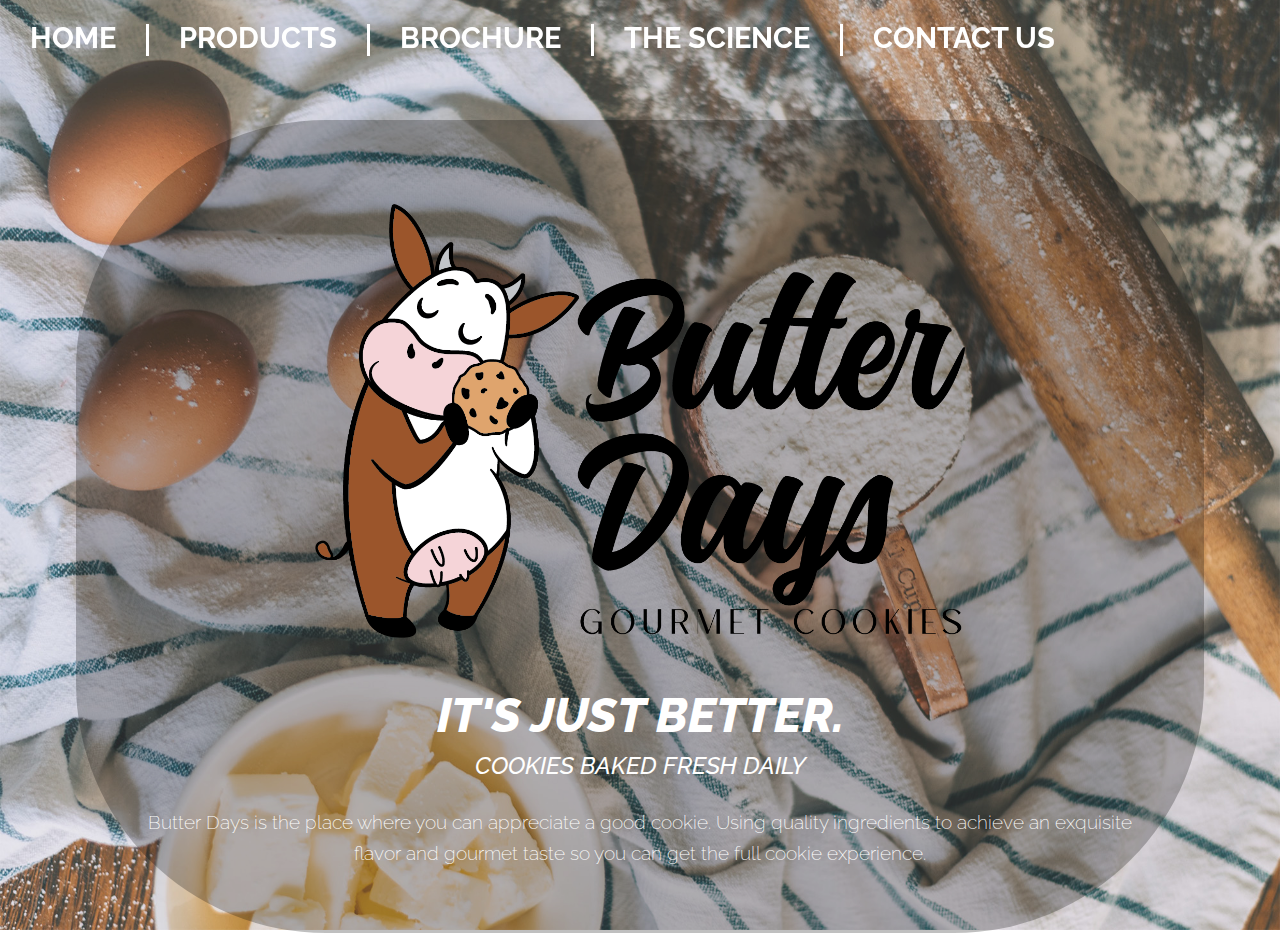
<file: index.html>
<!DOCTYPE HTML>
<html>

<head>

    <meta charset=”UTF-8”>

    <!-- THE TITLE WILL APPEAR IN THE BROWSER WINDOW OR TAB -->
    <title> Butter Days Gourmet Cookies </title>


    <style>
        body {
            animation: fadeInAnimation ease 2s;
            animation-iteration-count: 1;
            animation-fill-mode: forwards;
        }
  @keyframes fadeInAnimation {
    0% {
        opacity: 0;
    }
    100% {
        opacity: 1;
     }
}
    </style>

    <link rel="stylesheet" type="text/css" href="styles-contact.css">


    <link rel="preconnect" href="https://fonts.googleapis.com">
<link rel="preconnect" href="https://fonts.gstatic.com" crossorigin>
<link href="https://fonts.googleapis.com/css2?family=Raleway:ital,wght@0,200;0,500;0,800;1,200;1,500;1,800&display=swap" rel="stylesheet">


</head>

<body>

   <div>        
        <nav>
            <ul>
            <li><a href="index.html">Home</a></li>
            <li><a href="internal-link.html">Products</a></li>
            <li><a href="DeYoung_FoCo3.pdf">Brochure</a></li>
            <li><a href="https://ed.ted.com/lessons/the-chemistry-of-cookies-stephanie-warren" target=""_blank">The Science</a></li>
            <li><a href="mailto:zdeyoung@calpoly.edu" >Contact Us</a></li>
            </ul>
         </nav>
    </div>

    <div class="center">
        <img id="logo" src="images/utters@2x.png" alt="Butter Days logo" width="650" >
        <h1> IT'S JUST BETTER.</h1>
        <h2>Cookies Baked fresh daily</h2>
        <p>Butter Days is the place where you can appreciate a good cookie. Using quality ingredients to achieve an exquisite flavor and gourmet taste so you can get the full cookie experience.</p>




    </div><!--end of center div-->



</body>

</html>
</file>
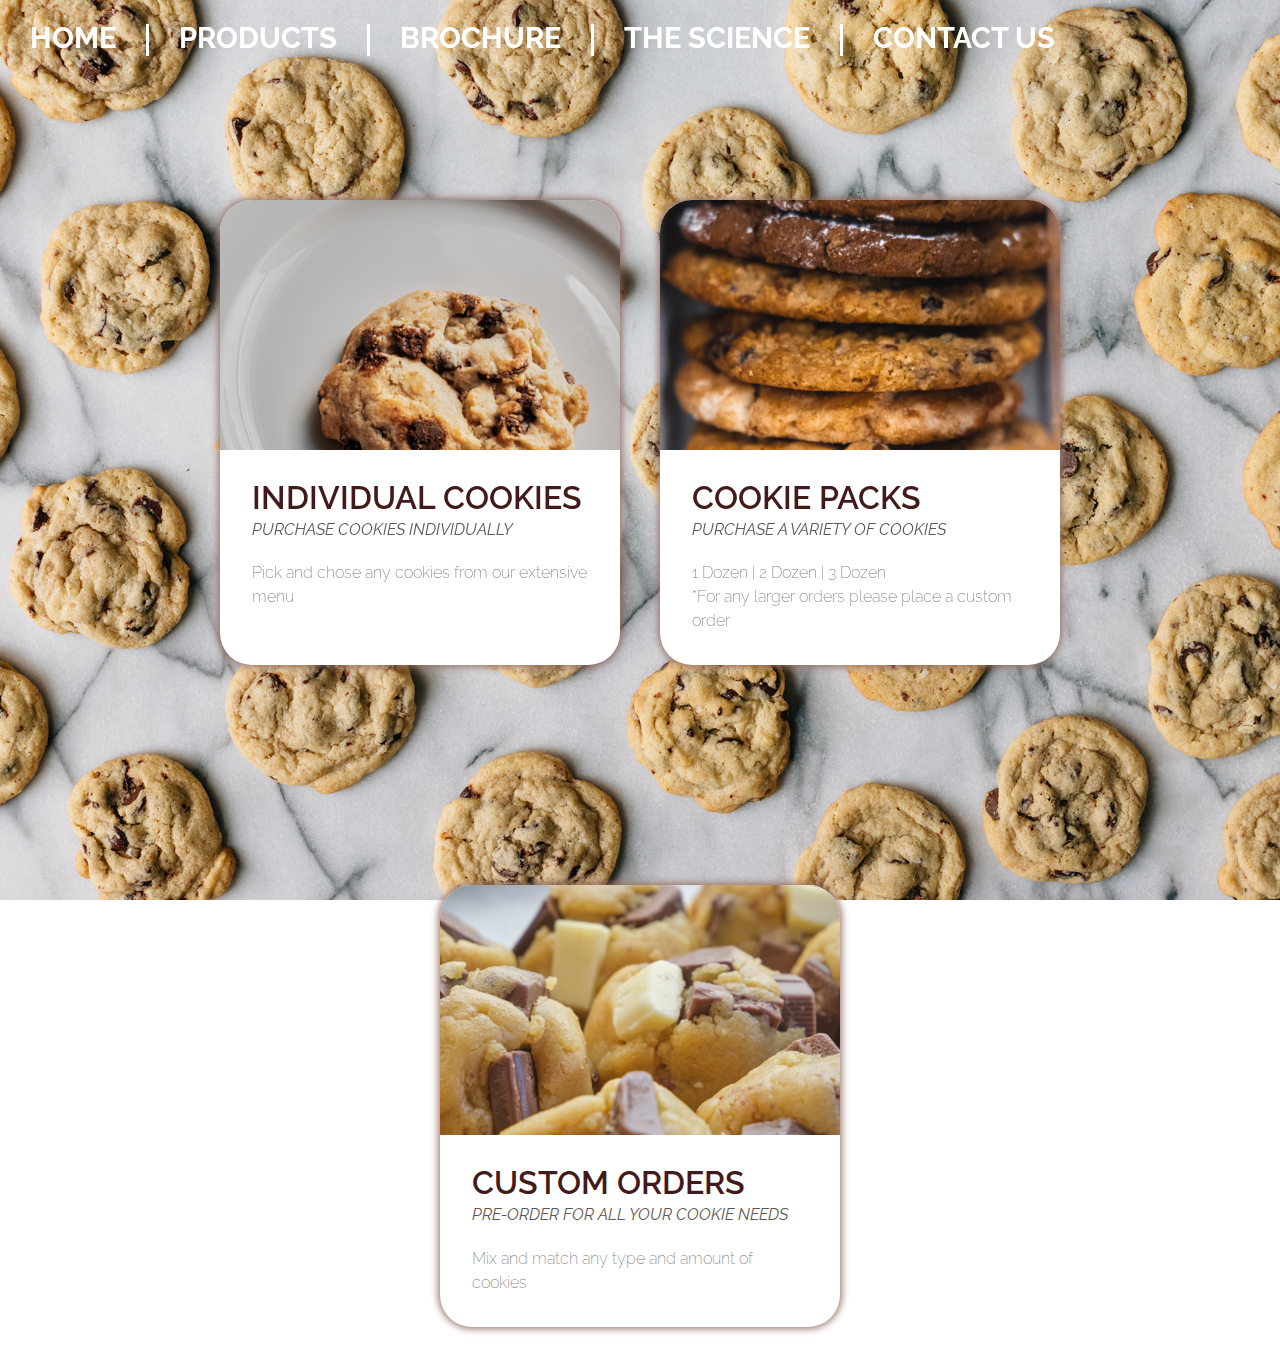
<file: internal-link.html>
<!DOCTYPE HTML>
<html>

<head>

    <meta charset=”UTF-8”>

    <!-- THE TITLE WILL APPEAR IN THE BROWSER WINDOW OR TAB -->
    <title> Butter Days Gourmet Cookies </title>


    <style>
        body {
            animation: fadeInAnimation ease 1s;
            animation-iteration-count: 1;
            animation-fill-mode: forwards;
        }
  @keyframes fadeInAnimation {
    0% {
        opacity: 0;
    }
    100% {
        opacity: 1;
     }
}
    </style>

    <link rel="stylesheet" type="text/css" href="styles-contact-internal.css">


    <link rel="preconnect" href="https://fonts.googleapis.com">
<link rel="preconnect" href="https://fonts.gstatic.com" crossorigin>
<link href="https://fonts.googleapis.com/css2?family=Raleway:ital,wght@0,200;0,500;0,800;1,200;1,500;1,800&display=swap" rel="stylesheet">


</head>

<body>

   <div>        
        <nav>
            <ul>
            <li><a href="index.html">Home</a></li>
            <li><a href="internal-link.html">Products</a></li>
            <li><a href="DeYoung_FoCo3.pdf">Brochure</a></li>
            <li><a href="https://ed.ted.com/lessons/the-chemistry-of-cookies-stephanie-warren" target=""_blank">The Science</a></li>
            <li><a href="mailto:zdeyoung@calpoly.edu" >Contact Us</a></li>
            </ul>
         </nav>
    </div>

    <div class="cards">
        <!-- create a div with a class of card -->
        <div class="card">
          <!-- create a div with a class of photo -->
          <div class="cardphoto">
            <img src="images/single-cookie.jpg" alt="single chocolate chip cookie" />
          </div> <!-- end of photo -->
          <article class="cardarticle">
            <h1 class="cardH1">Individual Cookies</h1>
            <h2>Purchase cookies individually</h2>
            <p>Pick and chose any cookies from our extensive menu</p>
          </article>
        </div><!-- end of card -->
        <!-- end of section here -->
        <div class="card">
          <!-- create a div with a class of photo -->
          <div class="cardphoto">
            <img src="images/stacked-cookies.jpg" alt="variety of cookies" />
          </div> <!-- end of photo -->
          <article class="cardarticle">
            <h1 class="cardH1">Cookie Packs</h1>
            <h2>Purchase a variety of cookies</h2>
            <p>1 Dozen  |  2 Dozen | 3 Dozen</p>
            <p> *For any larger orders please place a custom order</p>
          </article>
        </div>
        <div class="card">
          <!-- create a div with a class of photo -->
          <div class="cardphoto">
            <img src="images/cookie-dough-balls.jpeg" alt="cookie dough" />
          </div> <!-- end of photo -->
          <article class="cardarticle">
            <h1 class="cardH1">Custom Orders</h1>
            <h2>Pre-order for all your cookie needs</h2>
            <p>Mix and match any type and amount of cookies</p>
          </article>
        </div>
      </div>




    </div><!--end of center div-->



</body>

</html>
</file>
<file: styles-contact.css>
/*This is my 377 FoCo Web Page Project using Eric Meyer's reset at the top of my page -- your CSS starts on line 56 */



/* http://meyerweb.com/eric/tools/css/reset/ 
   v2.0 | 20110126
   License: none (public domain)
*/

html, body, div, span, applet, object, iframe,
h1, h2, h3, h4, h5, h6, p, blockquote, pre,
a, abbr, acronym, address, big, cite, code,
del, dfn, em, img, ins, kbd, q, s, samp,
small, strike, strong, sub, sup, tt, var,
b, u, i, center,
dl, dt, dd, ol, ul, li,
fieldset, form, label, legend,
table, caption, tbody, tfoot, thead, tr, th, td,
article, aside, canvas, details, embed, 
figure, figcaption, footer, header, hgroup, 
menu, nav, output, ruby, section, summary,
time, mark, audio, video {
	margin: 0;
	padding: 0;
	border: 0;
	font-size: 100%;
	font: inherit;
	vertical-align: baseline;
}
/* HTML5 display-role reset for older browsers */
article, aside, details, figcaption, figure, 
footer, header, hgroup, menu, nav, section {
	display: block;
}
body {
	line-height: 1;
}
ol, ul {
	list-style: none;
}
blockquote, q {
	quotes: none;
}
blockquote:before, blockquote:after,
q:before, q:after {
	content: '';
	content: none;
}
table {
	border-collapse: collapse;
	border-spacing: 0;
}



/* ---------- This is the beginning of my 377 FoCo Web Page Project ------------ */

html, body {
  height: 80%;
  width: 100%;
  padding: 0;
  margin: 0;
  background-image: url("images/ingredients-bg.jpg");
  background-size: cover;
  background-repeat: no-repeat;
  background-attachment: fixed;
  background-position: center;

	
	
}

.center {
    width:1000px;
	padding: 5%;
    margin: 120px auto;
 	background: rgba(0, 0, 0, 0.25);
	text-align: center;
	border: none;
	border-radius: 250px;
}

   
#logo {
    margin-bottom: 50px;
	margin-top: 20px;
	border: none;
	text-align: center;

}

h1 {
	font-family: 'Raleway';
	font-style: italic;
	font-weight: 800;
	font-display: swap;
	text-transform: uppercase;
	font-size: 3em;
	margin: 0px auto 10px auto;
	color:#fff;


}

h2 {
	 /* FONT-FAMILY GOES HERE CHOOSE FROM TYPEKIT OR GOOGLE FONTS */
	font-size: 1.5em;
    line-height: 1.4;
    color: #fff;
    padding: 0px 0px;
    margin: 0px auto 25px auto;
	font-family: 'Raleway';
	font-style: italic;
	text-transform: uppercase;
	font-weight: 500;
	font-display: swap;
}

p {
	font-family: 'Raleway';
	font-style: normal;
	font-weight: 200;
	font-display: swap;
	font-size: 1.2em;
	line-height: 1.6;
	color:#fff;



}


nav {
  margin: 0 auto;
  width: 1200px;
  position: fixed;
  top: 0;
  margin-top: 1.5em;

}

ul {
  overflow: auto;
  list-style-type: none;
}

li {
  height: 32px;
  float: left;
  margin-right: 0px;
  border-right: 3px solid rgb(255, 255, 255);
  padding: 0 30px;
}

li:last-child {
  border-right: none;
}

li a {
  text-decoration: none;
  color: white;
  font: 29px/1 Raleway, sans-serif;
  font-weight: bold;
  text-transform: uppercase;
  -webkit-transition: all 0.5s ease;
  

}

li a:hover {
  color: rgb(156, 100, 90);

}
</file>
<file: styles-contact-internal.css>
/*This is my 377 FoCo Web Page Project using Eric Meyer's reset at the top of my page -- your CSS starts on line 56 */



/* http://meyerweb.com/eric/tools/css/reset/ 
   v2.0 | 20110126
   License: none (public domain)
*/

html, body, div, span, applet, object, iframe,
h1, h2, h3, h4, h5, h6, p, blockquote, pre,
a, abbr, acronym, address, big, cite, code,
del, dfn, em, img, ins, kbd, q, s, samp,
small, strike, strong, sub, sup, tt, var,
b, u, i, center,
dl, dt, dd, ol, ul, li,
fieldset, form, label, legend,
table, caption, tbody, tfoot, thead, tr, th, td,
article, aside, canvas, details, embed, 
figure, figcaption, footer, header, hgroup, 
menu, nav, output, ruby, section, summary,
time, mark, audio, video {
	margin: 0;
	padding: 0;
	border: 0;
	font-size: 100%;
	font: inherit;
	vertical-align: baseline;
}
/* HTML5 display-role reset for older browsers */
article, aside, details, figcaption, figure, 
footer, header, hgroup, menu, nav, section {
	display: block;
}
body {
	line-height: 1;
}
ol, ul {
	list-style: none;
}
blockquote, q {
	quotes: none;
}
blockquote:before, blockquote:after,
q:before, q:after {
	content: '';
	content: none;
}
table {
	border-collapse: collapse;
	border-spacing: 0;
}



/* ---------- This is the beginning of my 377 FoCo Web Page Project ------------ */

html, body {
  height: 80%;
  width: 100%;
  padding: 0;
  margin: 0;
  background-image: url("images/cookie-spread-bg.jpg");
  background-size: cover;
  background-repeat: no-repeat;
  background-attachment: fixed;
  background-position: center;

	
	
}



h1 {
	font-family: 'Raleway';
	font-style: italic;
	font-weight: 800;
	font-display: swap;
	text-transform: uppercase;
	font-size: 3em;
	margin: 0px auto 10px auto;
	color:#fff;


}

h2 {
	 /* FONT-FAMILY GOES HERE CHOOSE FROM TYPEKIT OR GOOGLE FONTS */
	font-size: 1.5em;
    line-height: 1.4;
    color: #fff;
    padding: 0px 0px;
    margin: 0px auto 25px auto;
	font-family: 'Raleway';
	font-style: italic;
	text-transform: uppercase;
	font-weight: 500;
	font-display: swap;
}

p {
	font-family: 'Raleway';
	font-style: normal;
	font-weight: 200;
	font-display: swap;
	font-size: 1.2em;
	line-height: 1.6;
	color:#fff;



}


nav {
  margin: 0 auto;
  width: 1200px;
  position: fixed;
  top: 0;
  margin-top: 1.5em;

}

ul {
  overflow: auto;
  list-style-type: none;
}

li {
  height: 32px;
  float: left;
  margin-right: 0px;
  border-right: 3px solid rgb(255, 255, 255);
  padding: 0 30px;
}

li:last-child {
  border-right: none;
}

li a {
  text-decoration: none;
  color: white;
  font: 29px/1 Raleway, sans-serif;
  font-weight: bold;
  text-transform: uppercase;
  -webkit-transition: all 0.5s ease;
  

}

li a:hover {
  color: rgb(156, 100, 90);

}



* {
    margin: 0;
    padding: 0;
  }
 
  .cardphoto img {
    display: block;
    max-width: 100%; /* makes image responsive if needed but makes sure it doesn't stretch */
	border-radius: 2rem;
  }
 
  /* make the Section class cards here.  */
 
  .cards {
    display: flex;
    justify-content: center;
    flex-wrap: wrap;
    margin-bottom: 50px;
  }
 
  /* make the card flex. The default is row so change flex direction to vertical. */
  .card {
    background-color: white;
    display: flex;
    flex-direction: column;
    margin: 20px;
  	margin-top: 200px;
    min-width: 400px;
    max-width: 400px;
    border-radius: 2rem;
    border-style: none;
    border-color: gray;
    box-shadow: 0 0 7px 2px rgba(145, 107, 97, 0.883);
    position: relative;
    top: 0;
  }

 
  .cardphoto {
    max-height: 250px;
    overflow:hidden;
  }
 
  .cardarticle {
    padding: 2rem;
    flex-grow: 1;
  }
 
  /* typography */
  .cardH1 {
    font-family: 'Raleway';
    font-size: 2rem;
    font-weight: 600;
    font-style: normal;
    margin: 0;
    color: rgb(67, 26, 26);
  	text-transform: uppercase;
    margin: 0px auto 5px auto;
    text-align:left;
    line-height: 1;

  }
 
  .card h2 {
    font-family: 'Raleway';
    font-size: 1rem;
    font-weight: 400;
    font-style: italic;
    margin: 0;
    color: rgb(92, 86, 86);
  	text-transform: uppercase;
    margin: 0px auto 20px auto; 
    text-align: left;
  }
  .card p {
    font-size: 1rem;
    line-height: 1.5;
  }
 
 
  .card p {
      color: grey;
  }
</file>
